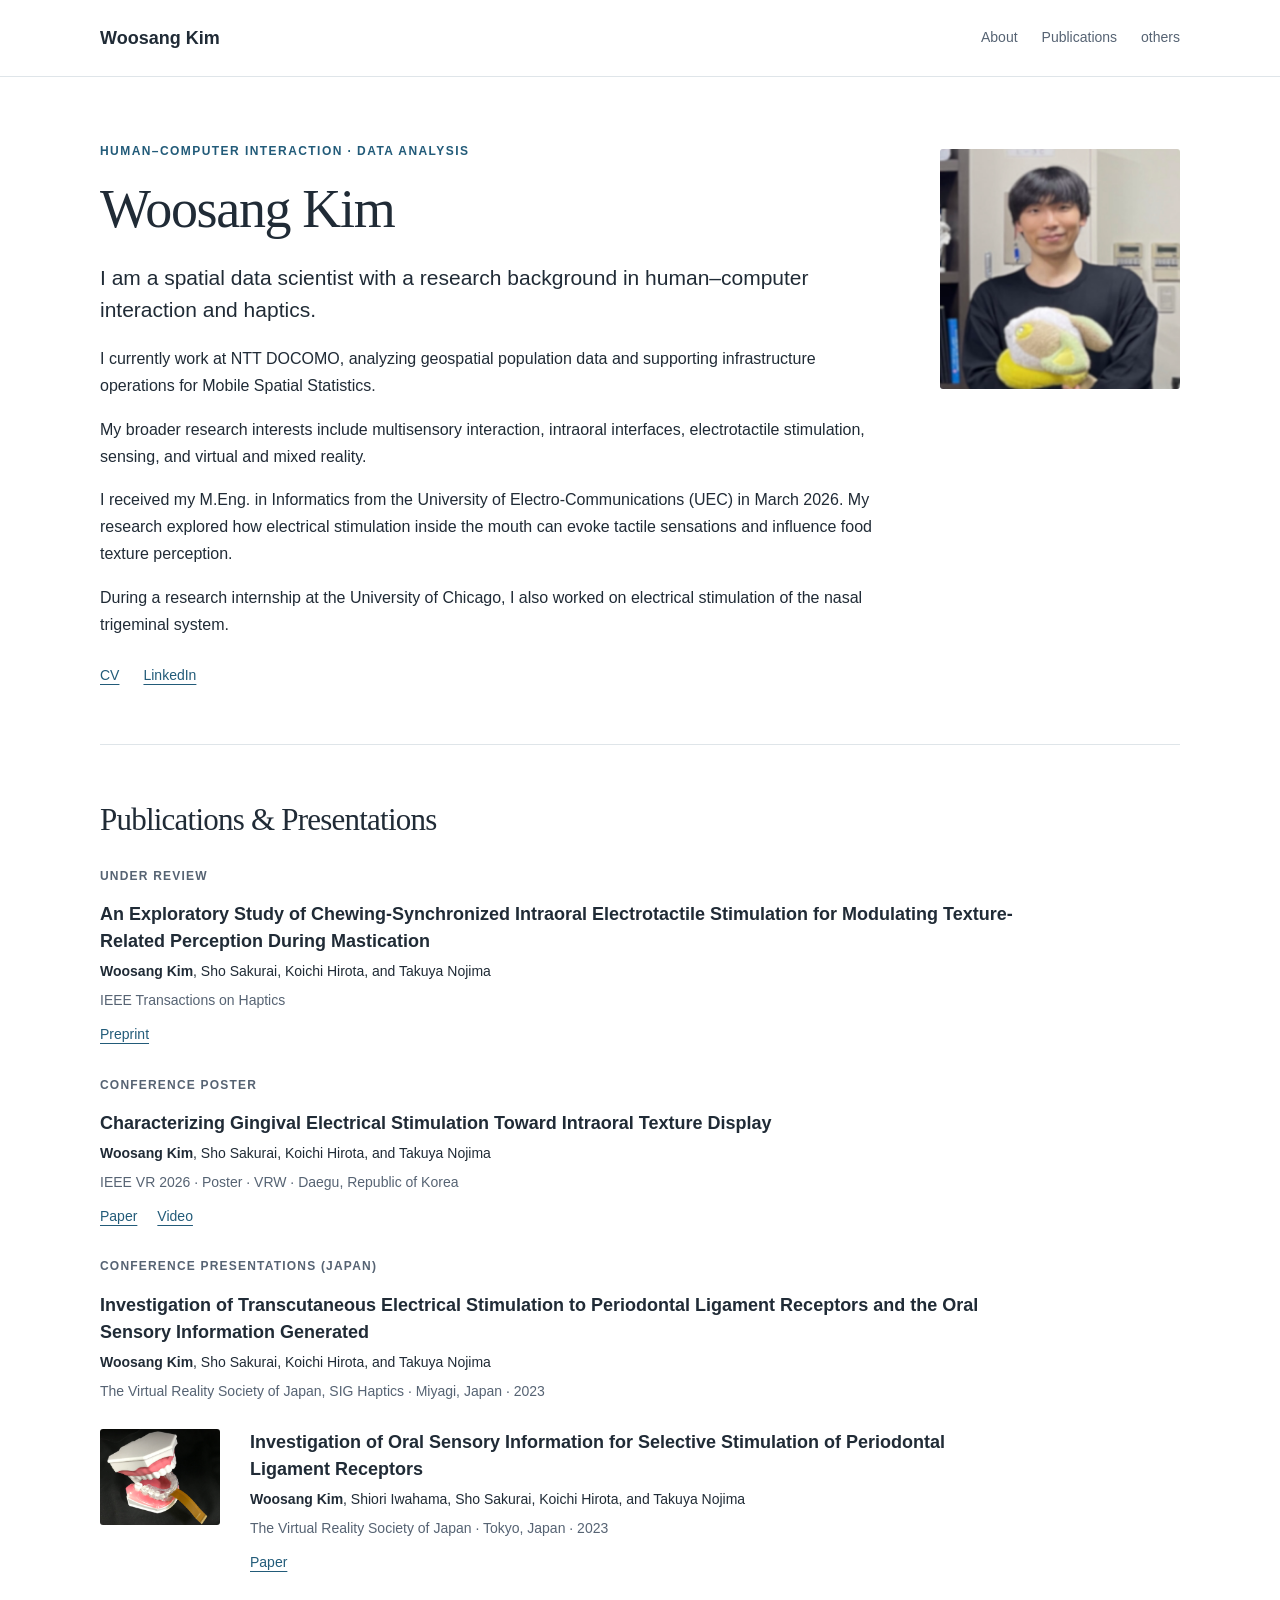
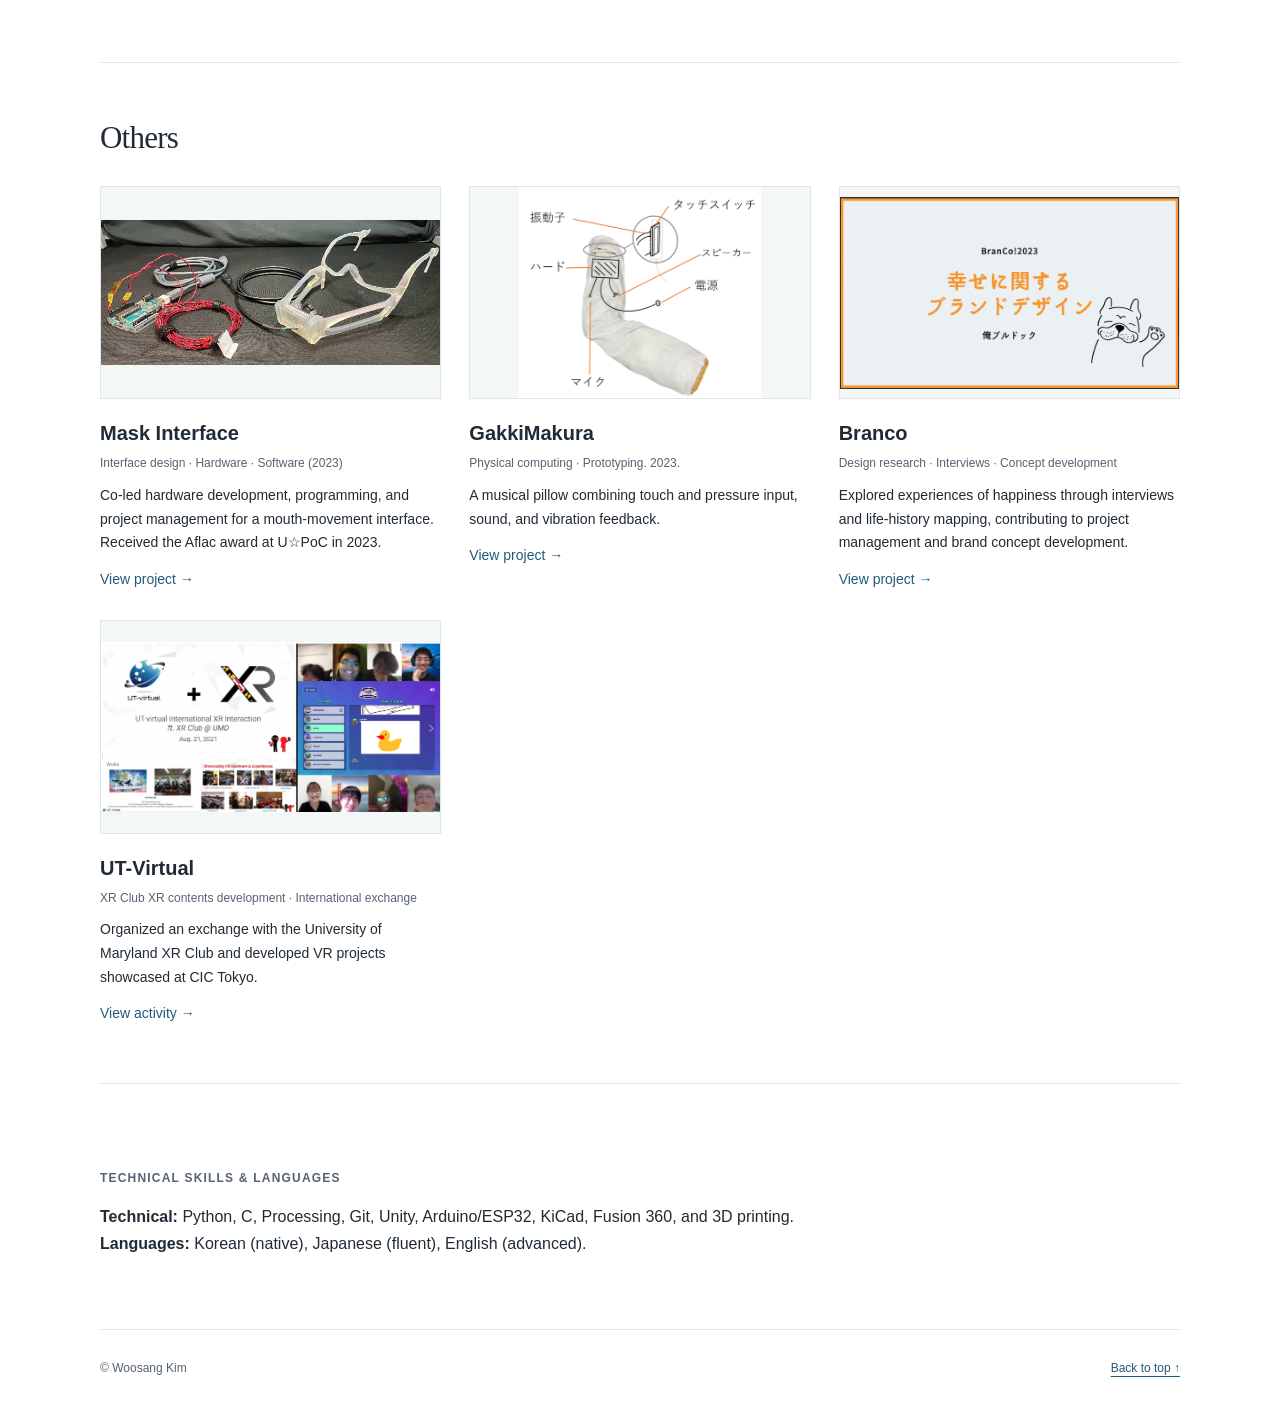
<file: index.html>
<!DOCTYPE html>
<html lang="en">
<head>
  <meta charset="utf-8">
  <meta name="viewport" content="width=device-width, initial-scale=1">
  <title>Woosang Kim | Human–Computer Interaction &amp; Data Analysis</title>
  <title>Woosang Kim</title>
  <meta name="description" content="Woosang Kim's research in intraoral haptics, electrotactile stimulation, and human–computer interaction. Publications, research experience, and selected projects.">
  <link rel="canonical" href="https://kimwoosang.com/">
  <meta property="og:type" content="website">
  <meta property="og:title" content="Woosang Kim | Human–Computer Interaction &amp; Data analysis">
  <meta property="og:description" content="Research in intraoral haptics, electrotactile stimulation, and human–computer interaction.">
  <meta property="og:url" content="https://kimwoosang.com/">
  <meta property="og:image" content="https://kimwoosang.com/img/ogp.png">
  <meta name="twitter:card" content="summary_large_image">
  <meta name="twitter:title" content="Woosang Kim | Human–Computer Interaction &amp; Data analysis">
  <meta name="twitter:description" content="Research in intraoral haptics, electrotactile stimulation, and human–computer interaction.">
  <meta name="twitter:image" content="https://kimwoosang.com/img/ogp.png">
  <link rel="icon" href="img/favicon.ico">
  <link rel="stylesheet" href="css/academic.css?v=publication-layout-2">
</head>
<body>
  <a class="skip-link" href="#main">Skip to content</a>
  <header class="site-header">
    <div class="container header-inner">
      <a class="site-name" href="./">Woosang Kim</a>
      <nav aria-label="Main navigation">
        <a href="#about">About</a><a href="#publications">Publications</a><a href="#others  ">others</a>
      </nav>
    </div>
  </header>
  <main id="main" class="container">
    <section id="about" class="about section">
      <div>
        <p class="eyebrow">Human–Computer Interaction · Data analysis</p>
        <h1>Woosang Kim</h1>
        <p class="intro">I am a spatial data scientist with a research background in human–computer interaction and haptics.</p>
        <p>I currently work at NTT DOCOMO, analyzing geospatial population data and supporting infrastructure operations for Mobile Spatial Statistics.
        <p>My broader research interests include multisensory interaction, intraoral interfaces, electrotactile stimulation, sensing, and virtual and mixed reality.</p>        </p>
        <p>I received my M.Eng. in Informatics from the University of Electro-Communications (UEC) in March 2026.
          My research explored how electrical stimulation inside the mouth can evoke tactile sensations and influence food texture perception.</p>
        <p>During a research internship at the University of Chicago, I also worked on electrical stimulation of the nasal trigeminal system.</p>
        <div class="contact-links">
          <a href="CV_Woosang_Kim.pdf">CV </a>
          <a href="https://www.linkedin.com/in/woosang-kim-b0a81b179/">LinkedIn</a>
          <!-- <a class="email" href="mailto:woosang_kim@vogue.is.uec.ac.jp">woosang_kim@vogue.is.uec.ac.jp</a> -->
        </div>
      </div>
      <img class="portrait" src="images/Profile_face.jpg" alt="Portrait of Woosang Kim" width="240" height="240">
    </section>
    <section id="publications" class="section">
      <h2>Publications &amp; Presentations</h2>
      <h3 class="subheading">Under Review</h3>
      <article class="publication">
        <p class="publication-title">An Exploratory Study of Chewing-Synchronized Intraoral Electrotactile Stimulation for Modulating Texture-Related Perception During Mastication</p>
        <p><strong>Woosang Kim</strong>, Sho Sakurai, Koichi Hirota, and Takuya Nojima</p>
        <p class="venue">IEEE Transactions on Haptics </p>
        <p class="resource-links"><a href="ToH_preprint.pdf">Preprint</a></p>
      </article>
      <h3 class="subheading">Conference Poster</h3>
      <article class="publication">
        <p class="publication-title">Characterizing Gingival Electrical Stimulation Toward Intraoral Texture Display</p>
        <p><strong>Woosang Kim</strong>, Sho Sakurai, Koichi Hirota, and Takuya Nojima</p>
        <p class="venue">IEEE VR 2026 · Poster · VRW · Daegu, Republic of Korea</p>
        <p class="resource-links"><a href="https://doi.org/10.1109/VRW70859.2026.00242">Paper</a>
          <a href="https://youtu.be/dWRByQpGjP4?si=HFhAiuCVAwGs9ebI">Video</a></p>
      </article>
      <h3 class="subheading">Conference Presentations (Japan)</h3>
      <article class="publication">
        <p class="publication-title">Investigation of Transcutaneous Electrical Stimulation to Periodontal Ligament Receptors and the Oral Sensory Information Generated</p>
        <p><strong>Woosang Kim</strong>, Sho Sakurai, Koichi Hirota, and Takuya Nojima</p>
        <p class="venue">The Virtual Reality Society of Japan, SIG Haptics · Miyagi, Japan · 2023</p>
      </article>
      <article class="publication publication-with-image">
        <div class="publication-thumbnail">
          <img class="publication-image" src="images/papers/VRconf.jpg" width="110" height="87" alt="Intraoral stimulation prototype fitted to a dental model" loading="lazy">
        </div>
        <div class="publication-details">
        <p class="publication-title">Investigation of Oral Sensory Information for Selective Stimulation of Periodontal Ligament Receptors</p>
        <p><strong>Woosang Kim</strong>, Shiori Iwahama, Sho Sakurai, Koichi Hirota, and Takuya Nojima</p>
        <p class="venue">The Virtual Reality Society of Japan · Tokyo, Japan · 2023</p>
        <p class="resource-links"><a href="https://www.conference.vrsj.org/ac2023/program/doc/3A2-01.pdf">Paper</a></p>
        </div>
      </article>
    </section>
    <section id="others" class="section">
      <span id="works" class="anchor-alias" aria-hidden="true"></span>
      <span id="others" class="anchor-alias" aria-hidden="true"></span>
      <h2>Others</h2>
      <div class="project-grid">
        <a class="project-card" href="kamihikouki.html">
          <img src="images/mask_interface.jpg" alt="Mask interface prototype for sensing mouth movements" loading="lazy">
          <h3>Mask Interface</h3><p class="project-meta">Interface design · Hardware · Software (2023)</p>
          <p>Co-led hardware development, programming, and project management for a mouth-movement interface. Received the Aflac award at U☆PoC in 2023.</p><span class="project-link">View project →</span>
        </a>
        <a class="project-card" href="gakkimakura.html">
          <img src="images/gakkimakura.png" alt="Musical Pillow concept diagram" loading="lazy">
          <h3>GakkiMakura</h3><p class="project-meta">Physical computing · Prototyping. 2023.</p>
          <p>A musical pillow combining touch and pressure input, sound, and vibration feedback.  </p><span class="project-link">View project →</span>
        </a>
      <a class="project-card" href="branco.html">
                <img src="images/branco/brancoimg.png" alt="Branco brand concept presentation" loading="lazy">
                <h3>Branco</h3><p class="project-meta">Design research · Interviews · Concept development</p>
                <p>Explored experiences of happiness through interviews and life-history mapping, contributing to project management and brand concept development.</p><span class="project-link">View project →</span>
              </a>
            <a class="project-card" href="UT-Virtual.html">
          <img src="images/UTVirtual/internationalInteraction.png" alt="UT-Virtual members meeting online with the University of Maryland XR Club" loading="lazy">
          <h3>UT-Virtual</h3><p class="project-meta">XR Club XR contents development · International exchange</p>
          <p>Organized an exchange with the University of Maryland XR Club and developed VR projects showcased at CIC Tokyo.</p><span class="project-link">View activity →</span>
        </a>
    </section>
    <section id="skills" class="section">
      <h3 class="subheading">Technical skills &amp; languages</h3>
      <p><strong>Technical:</strong> Python, C, Processing, Git, Unity, Arduino/ESP32, KiCad, Fusion 360, and 3D printing.<br><strong>Languages:</strong> Korean (native), Japanese (fluent), English (advanced).</p>
    </section>
  </main>
  <footer class="site-footer container"><span>© Woosang Kim</span><a href="#about">Back to top ↑</a></footer>
</body>
</html>
</file>
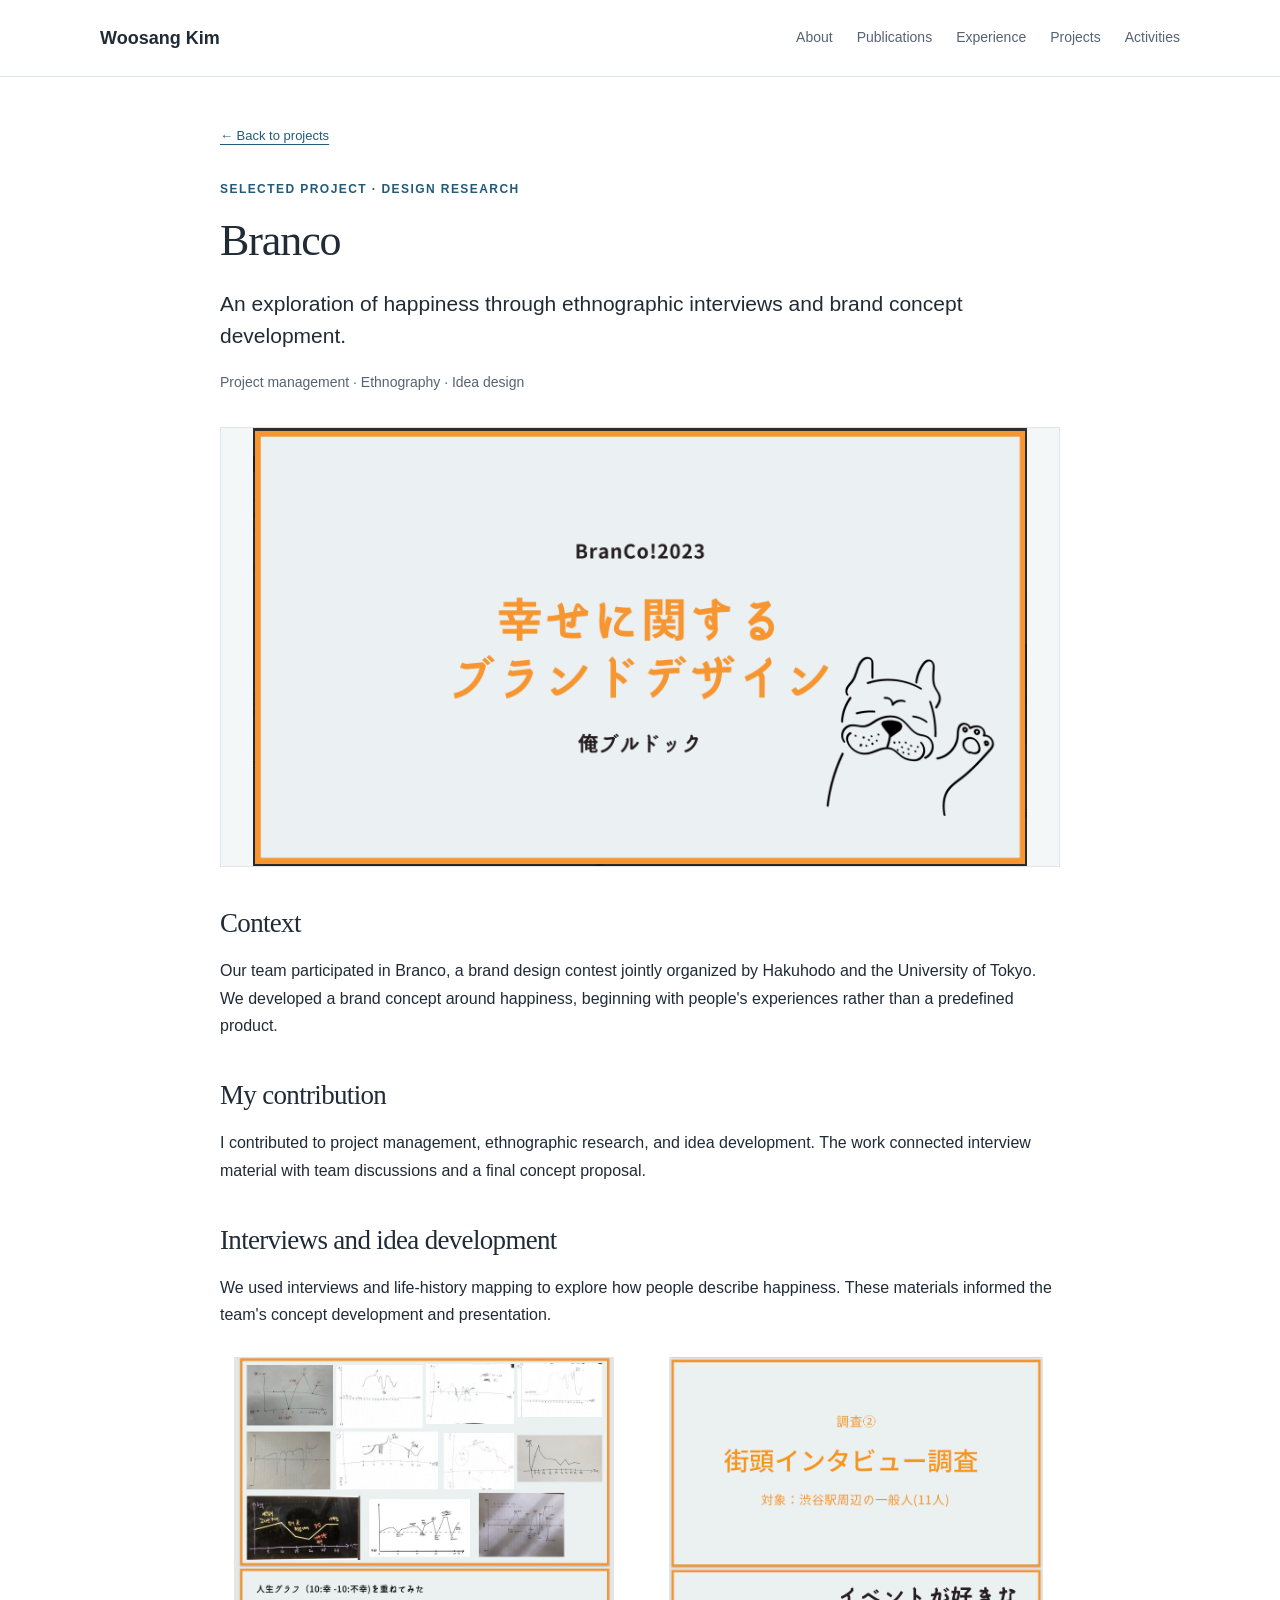
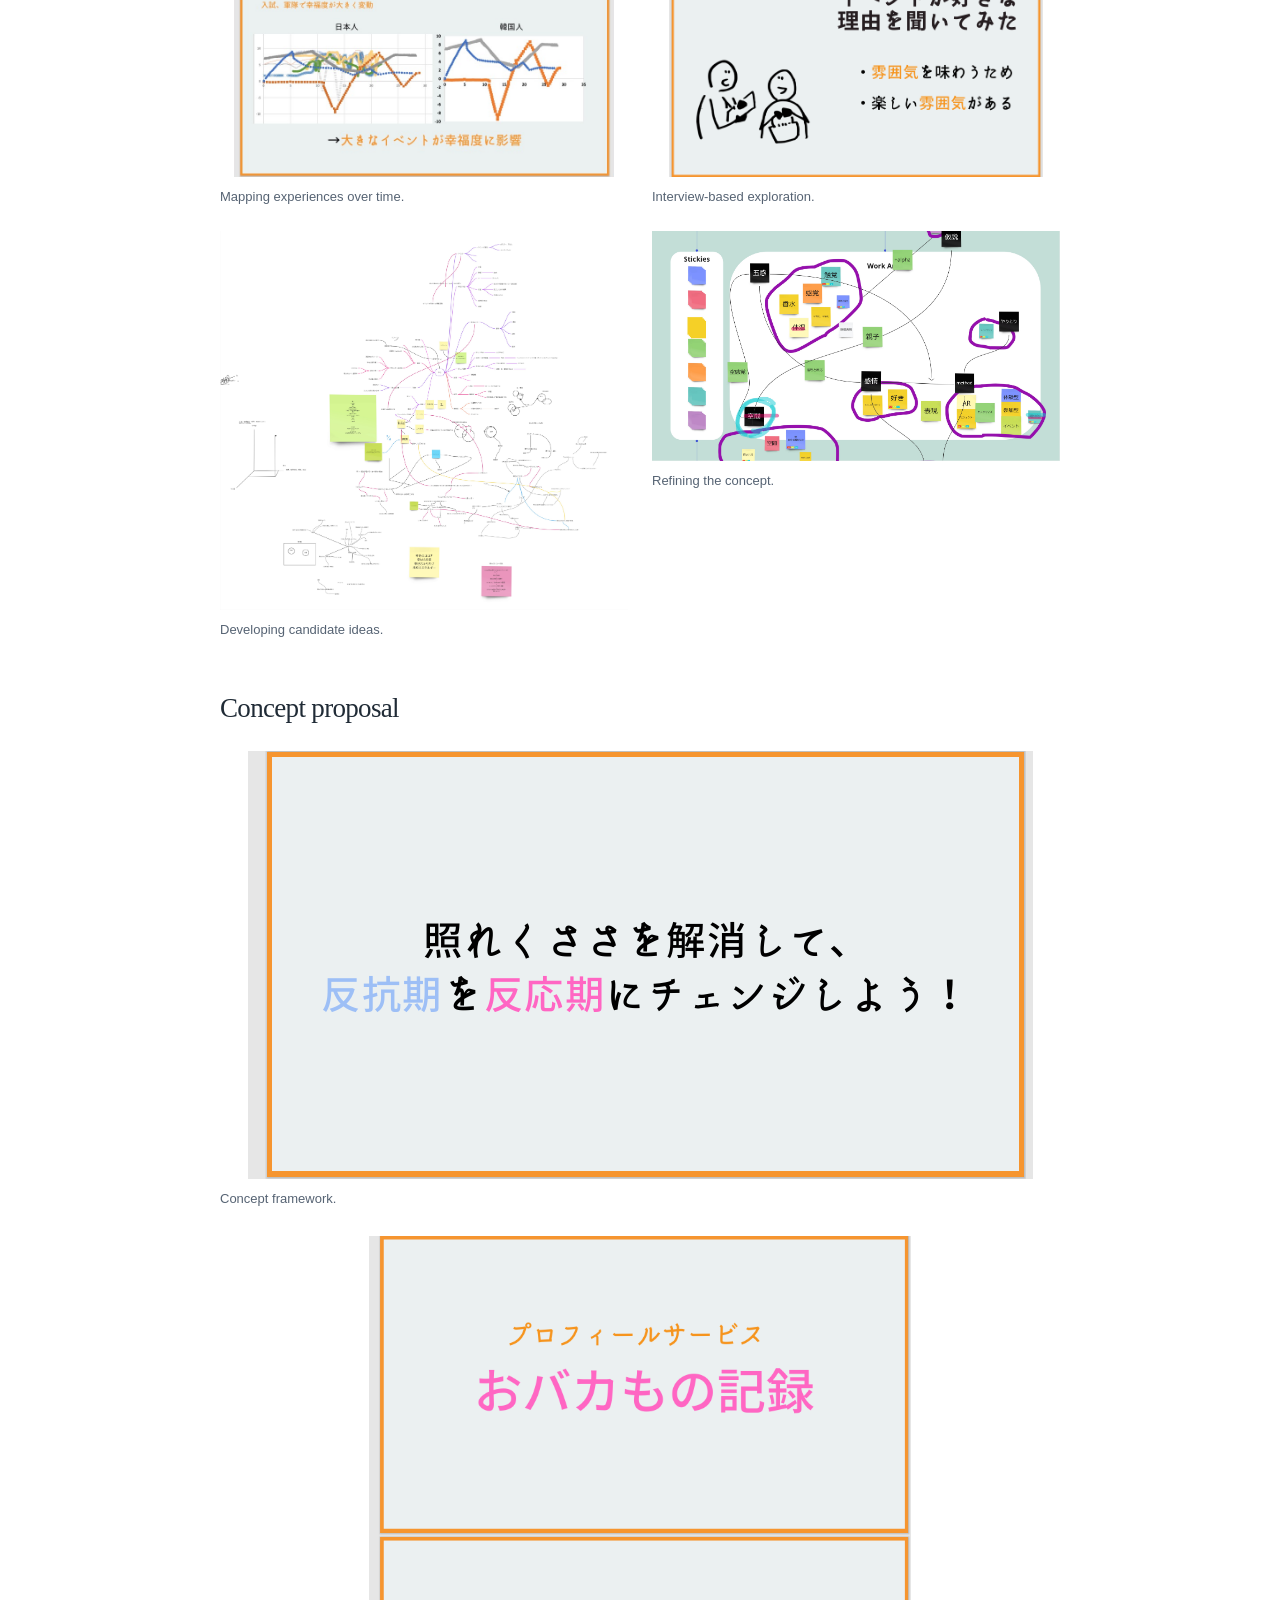
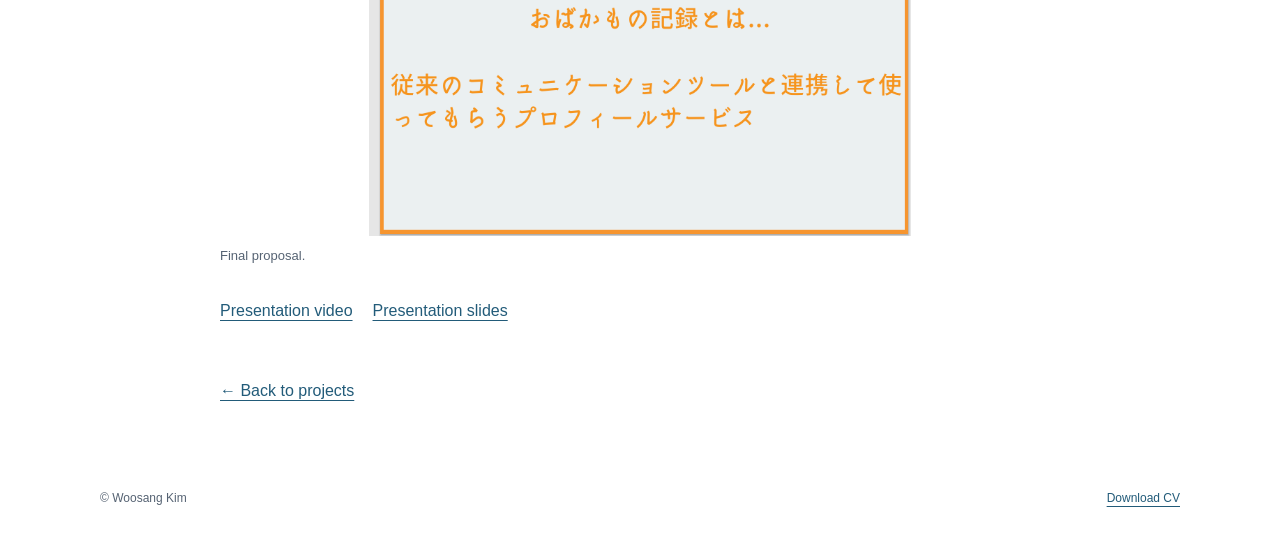
<file: branco.html>
<!DOCTYPE html>
<html lang="en">
<head>
  <meta charset="utf-8">
  <meta name="viewport" content="width=device-width, initial-scale=1">
  <title>Branco | Woosang Kim</title>
  <meta name="description" content="A brand design project on happiness, using ethnographic interviews, collaborative ideation, and concept development.">
  <link rel="canonical" href="https://kimwoosang.com/branco.html">
  <meta property="og:type" content="article">
  <meta property="og:title" content="Branco | Woosang Kim">
  <meta property="og:description" content="A brand design project on happiness, using ethnographic interviews, collaborative ideation, and concept development.">
  <meta property="og:url" content="https://kimwoosang.com/branco.html">
  <meta property="og:image" content="https://kimwoosang.com/images/branco/brancoimg.png">
  <meta name="twitter:card" content="summary_large_image">
  <meta name="twitter:title" content="Branco | Woosang Kim">
  <meta name="twitter:description" content="A brand design project on happiness, using ethnographic interviews, collaborative ideation, and concept development.">
  <meta name="twitter:image" content="https://kimwoosang.com/images/branco/brancoimg.png">
  <link rel="icon" href="img/favicon.ico">
  <link rel="stylesheet" href="css/academic.css">
</head>
<body>
  <a class="skip-link" href="#main">Skip to content</a>
  <header class="site-header"><div class="container header-inner"><a class="site-name" href="./">Woosang Kim</a><nav aria-label="Main navigation"><a href="./#about">About</a><a href="./#publications">Publications</a><a href="./#experience">Experience</a><a href="./#projects">Projects</a><a href="./#activities">Activities</a></nav></div></header>
  <main id="main" class="container article">
    <p class="breadcrumb"><a href="./#projects">← Back to projects</a></p>
    <article>
      <p class="eyebrow">Selected project · Design research</p>
      <h1>Branco</h1>

<p class="intro">An exploration of happiness through ethnographic interviews and brand concept development.</p>
<p class="role">Project management · Ethnography · Idea design</p>
<img class="hero-image" src="images/branco/brancoimg.png" alt="Branco brand concept presentation">
<h2>Context</h2>
<p>Our team participated in Branco, a brand design contest jointly organized by Hakuhodo and the University of Tokyo. We developed a brand concept around happiness, beginning with people's experiences rather than a predefined product.</p>
<h2>My contribution</h2>
<p>I contributed to project management, ethnographic research, and idea development. The work connected interview material with team discussions and a final concept proposal.</p>
<h2>Interviews and idea development</h2>
<p>We used interviews and life-history mapping to explore how people describe happiness. These materials informed the team's concept development and presentation.</p>
<div class="image-pair"><figure><img src="images/branco/jinseigraph.jpeg" alt="Life-history mapping used in the design research" loading="lazy"><figcaption>Mapping experiences over time.</figcaption></figure><figure><img src="images/branco/shibuya_interview.png" alt="Interview material from the Branco project" loading="lazy"><figcaption>Interview-based exploration.</figcaption></figure></div><div class="image-pair"><figure><img src="images/branco/ideadev1.jpg" alt="Initial team ideation notes" loading="lazy"><figcaption>Developing candidate ideas.</figcaption></figure><figure><img src="images/branco/ideadev2.jpg" alt="Further concept development notes" loading="lazy"><figcaption>Refining the concept.</figcaption></figure></div>
<h2>Concept proposal</h2>
<figure><img src="images/branco/concept.png" alt="Branco concept framework" loading="lazy"><figcaption>Concept framework.</figcaption></figure><figure><img src="images/branco/output.png" alt="Final Branco design proposal" loading="lazy"><figcaption>Final proposal.</figcaption></figure>
<p class="resource-links"><a href="https://www.youtube.com/watch?v=aiMeQ9l16Bg">Presentation video</a><a href="https://drive.google.com/file/d/1dvu_OPs9Z5M8t6FO_H52mrPg-ZVDlWr2/view">Presentation slides</a></p>

    </article>
    <a class="back-link" href="./#projects">← Back to projects</a>
  </main>
  <footer class="site-footer container"><span>© Woosang Kim</span><a href="CV_Woosang_Kim.pdf" download>Download CV</a></footer>
</body>
</html>
</file>
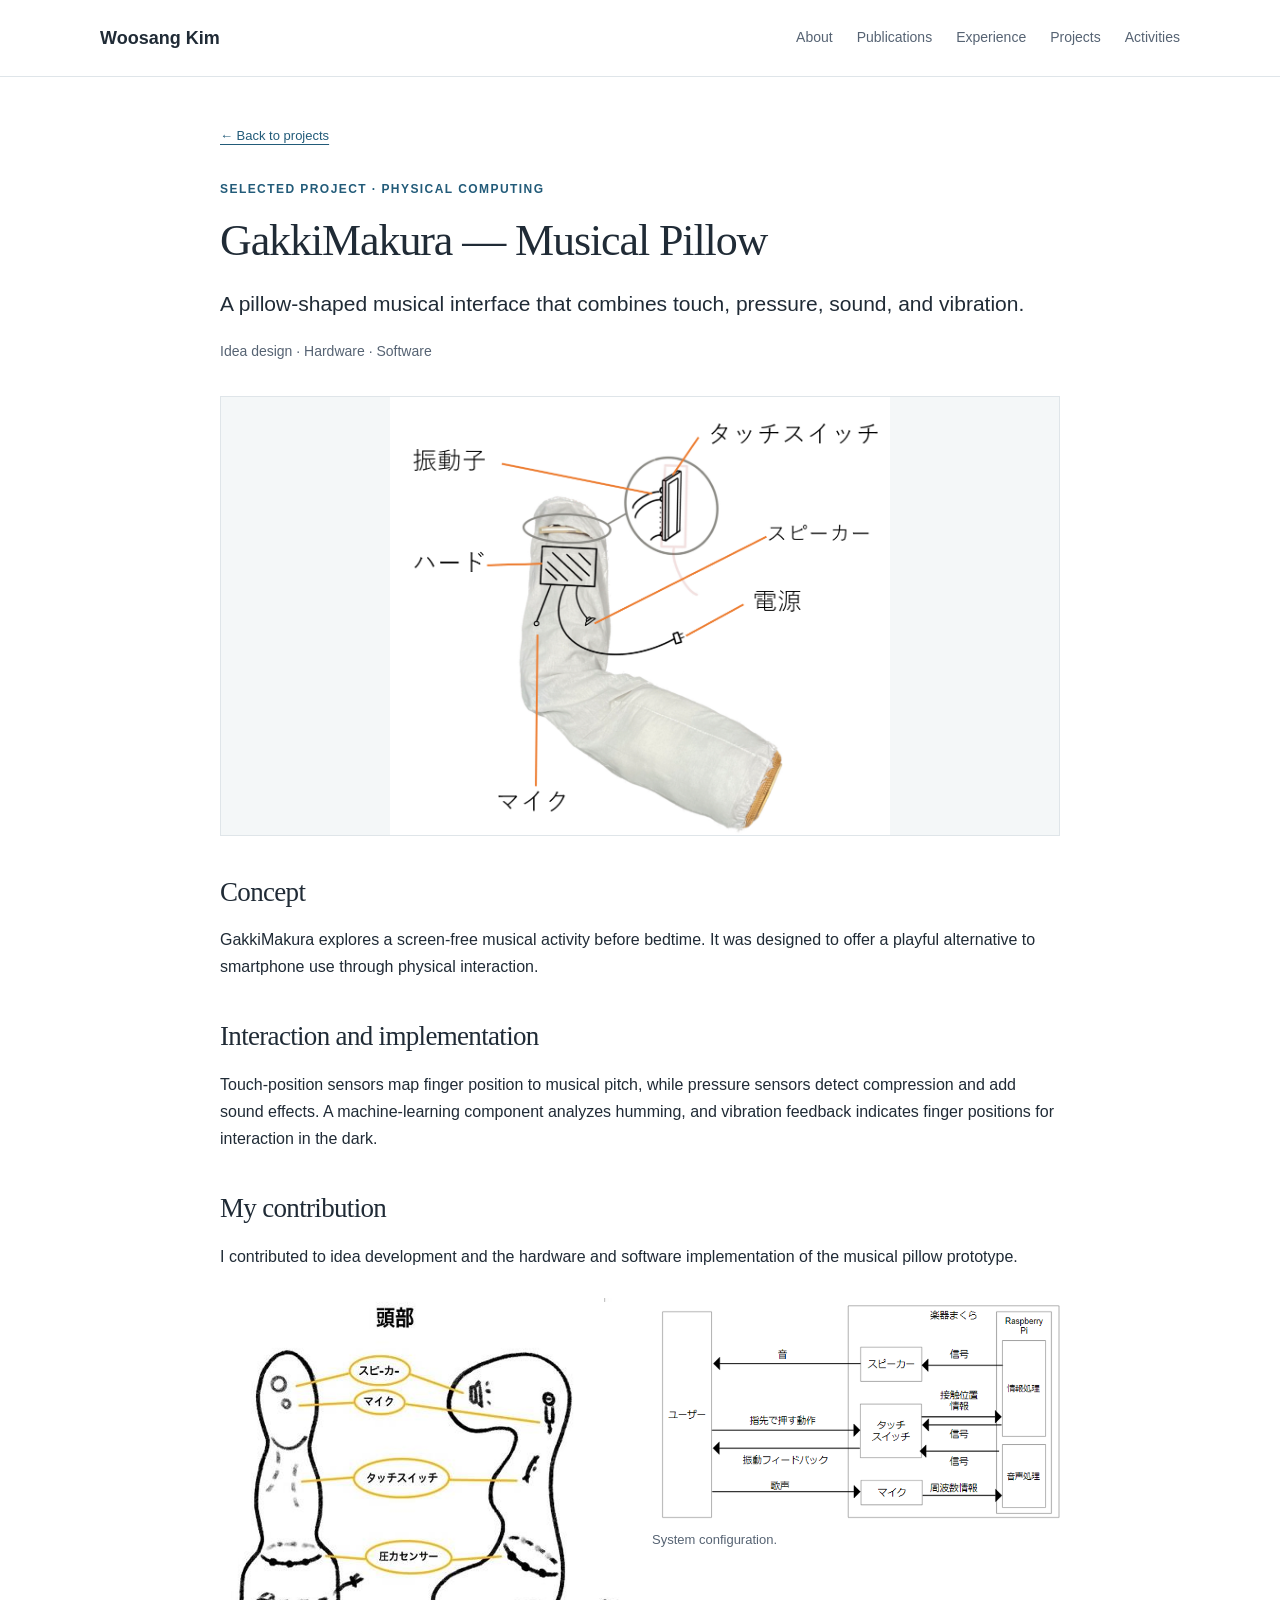
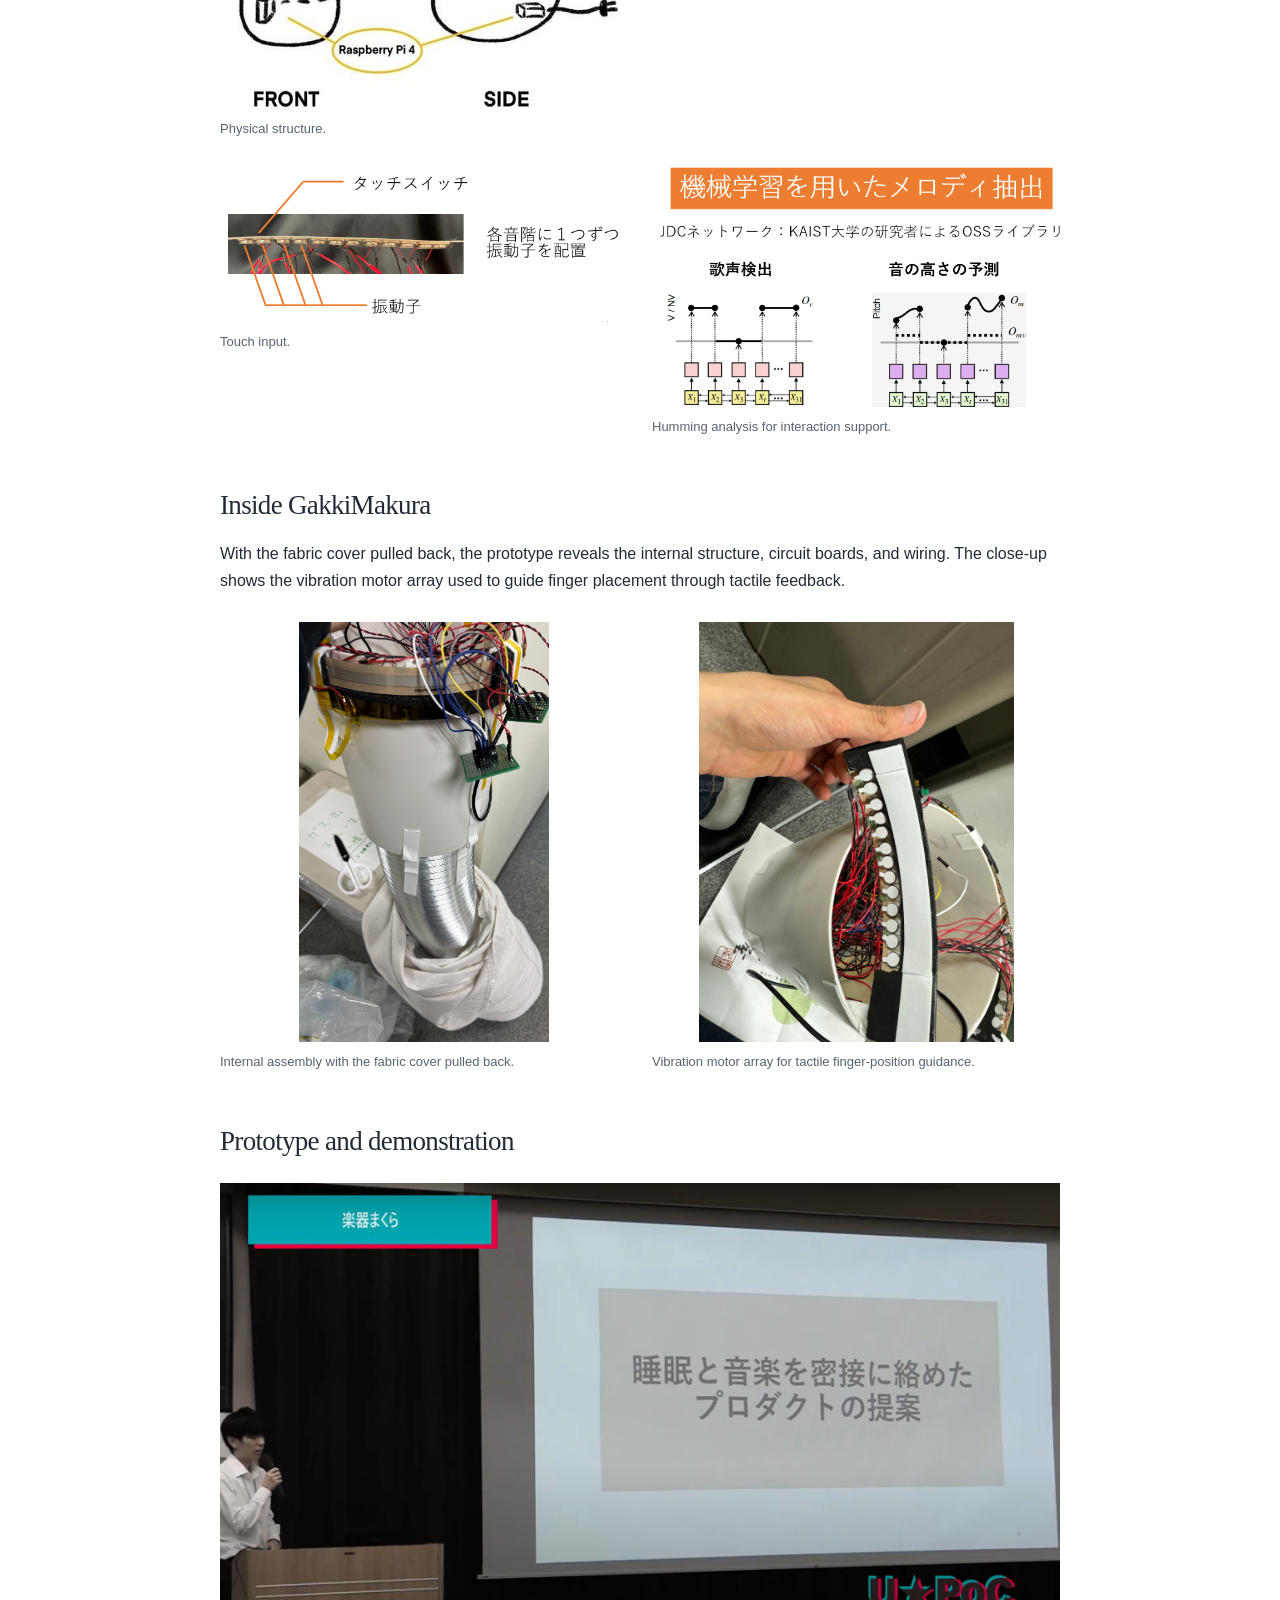
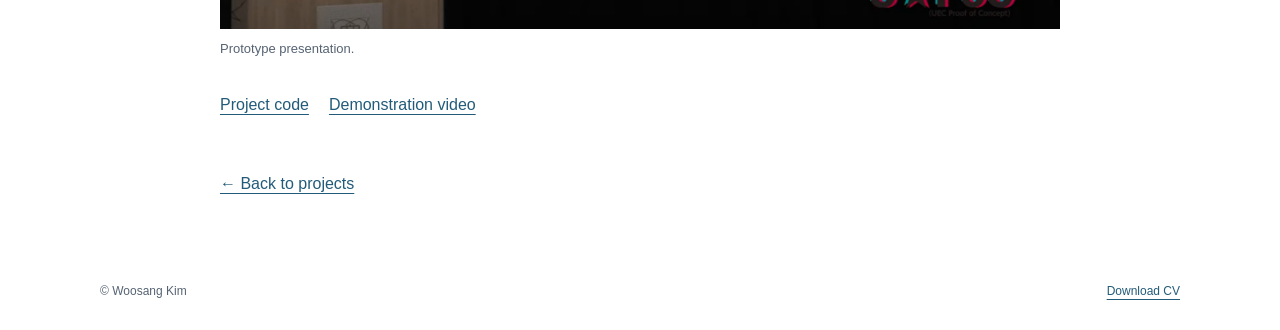
<file: gakkimakura.html>
<!DOCTYPE html>
<html lang="en">
<head>
  <meta charset="utf-8">
  <meta name="viewport" content="width=device-width, initial-scale=1">
  <title>GakkiMakura — Musical Pillow | Woosang Kim</title>
  <meta name="description" content="A musical pillow prototype combining touch and pressure sensing, sound output, and vibration feedback.">
  <link rel="canonical" href="https://kimwoosang.com/gakkimakura.html">
  <meta property="og:type" content="article">
  <meta property="og:title" content="GakkiMakura — Musical Pillow | Woosang Kim">
  <meta property="og:description" content="A musical pillow prototype combining touch and pressure sensing, sound output, and vibration feedback.">
  <meta property="og:url" content="https://kimwoosang.com/gakkimakura.html">
  <meta property="og:image" content="https://kimwoosang.com/images/gakkimakura.png">
  <meta name="twitter:card" content="summary_large_image">
  <meta name="twitter:title" content="GakkiMakura — Musical Pillow | Woosang Kim">
  <meta name="twitter:description" content="A musical pillow prototype combining touch and pressure sensing, sound output, and vibration feedback.">
  <meta name="twitter:image" content="https://kimwoosang.com/images/gakkimakura.png">
  <link rel="icon" href="img/favicon.ico">
  <link rel="stylesheet" href="css/academic.css">
</head>
<body>
  <a class="skip-link" href="#main">Skip to content</a>
  <header class="site-header"><div class="container header-inner"><a class="site-name" href="./">Woosang Kim</a><nav aria-label="Main navigation"><a href="./#about">About</a><a href="./#publications">Publications</a><a href="./#experience">Experience</a><a href="./#projects">Projects</a><a href="./#activities">Activities</a></nav></div></header>
  <main id="main" class="container article">
    <p class="breadcrumb"><a href="./#projects">← Back to projects</a></p>
    <article>
      <p class="eyebrow">Selected project · Physical computing</p>
      <h1>GakkiMakura — Musical Pillow</h1>

<p class="intro">A pillow-shaped musical interface that combines touch, pressure, sound, and vibration.</p>
<p class="role">Idea design · Hardware · Software</p>
<img class="hero-image" src="images/gakkimakura.png" alt="GakkiMakura musical pillow concept diagram">
<h2>Concept</h2>
<p>GakkiMakura explores a screen-free musical activity before bedtime. It was designed to offer a playful alternative to smartphone use through physical interaction.</p>
<h2>Interaction and implementation</h2>
<p>Touch-position sensors map finger position to musical pitch, while pressure sensors detect compression and add sound effects. A machine-learning component analyzes humming, and vibration feedback indicates finger positions for interaction in the dark.</p>
<h2>My contribution</h2>
<p>I contributed to idea development and the hardware and software implementation of the musical pillow prototype.</p>
<div class="image-pair"><figure><img src="images/gakkimakura/structure1.png" alt="Musical pillow structural design" loading="lazy"><figcaption>Physical structure.</figcaption></figure><figure><img src="images/gakkimakura/kousei.png" alt="Musical pillow system configuration" loading="lazy"><figcaption>System configuration.</figcaption></figure></div><div class="image-pair"><figure><img src="images/gakkimakura/touchswitch.png" alt="Touch sensing interface" loading="lazy"><figcaption>Touch input.</figcaption></figure><figure><img src="images/gakkimakura/machinelearning.png" alt="Humming analysis component" loading="lazy"><figcaption>Humming analysis for interaction support.</figcaption></figure></div>
<h2>Inside GakkiMakura</h2>
<p>With the fabric cover pulled back, the prototype reveals the internal structure, circuit boards, and wiring. The close-up shows the vibration motor array used to guide finger placement through tactile feedback.</p>
<div class="image-pair">
  <figure><img src="images/gakkimakura/body.JPG" alt="Inside the musical pillow, showing its supporting structure, circuit boards, and wiring beneath the fabric cover" loading="lazy"><figcaption>Internal assembly with the fabric cover pulled back.</figcaption></figure>
  <figure><img src="images/gakkimakura/vib.JPG" alt="Close-up of the row of vibration motors and their wiring inside GakkiMakura" loading="lazy"><figcaption>Vibration motor array for tactile finger-position guidance.</figcaption></figure>
</div>
<h2>Prototype and demonstration</h2>
<figure><img src="images/gakkimakura/presentation.png" alt="Presentation of the musical pillow prototype" loading="lazy"><figcaption>Prototype presentation.</figcaption></figure>
<p class="resource-links"><a href="https://github.com/harukana1435/Musical-Pillow">Project code</a><a href="https://www.youtube.com/watch?v=qTJbPr90wSk">Demonstration video</a></p>

    </article>
    <a class="back-link" href="./#projects">← Back to projects</a>
  </main>
  <footer class="site-footer container"><span>© Woosang Kim</span><a href="CV_Woosang_Kim.pdf" download>Download CV</a></footer>
</body>
</html>
</file>
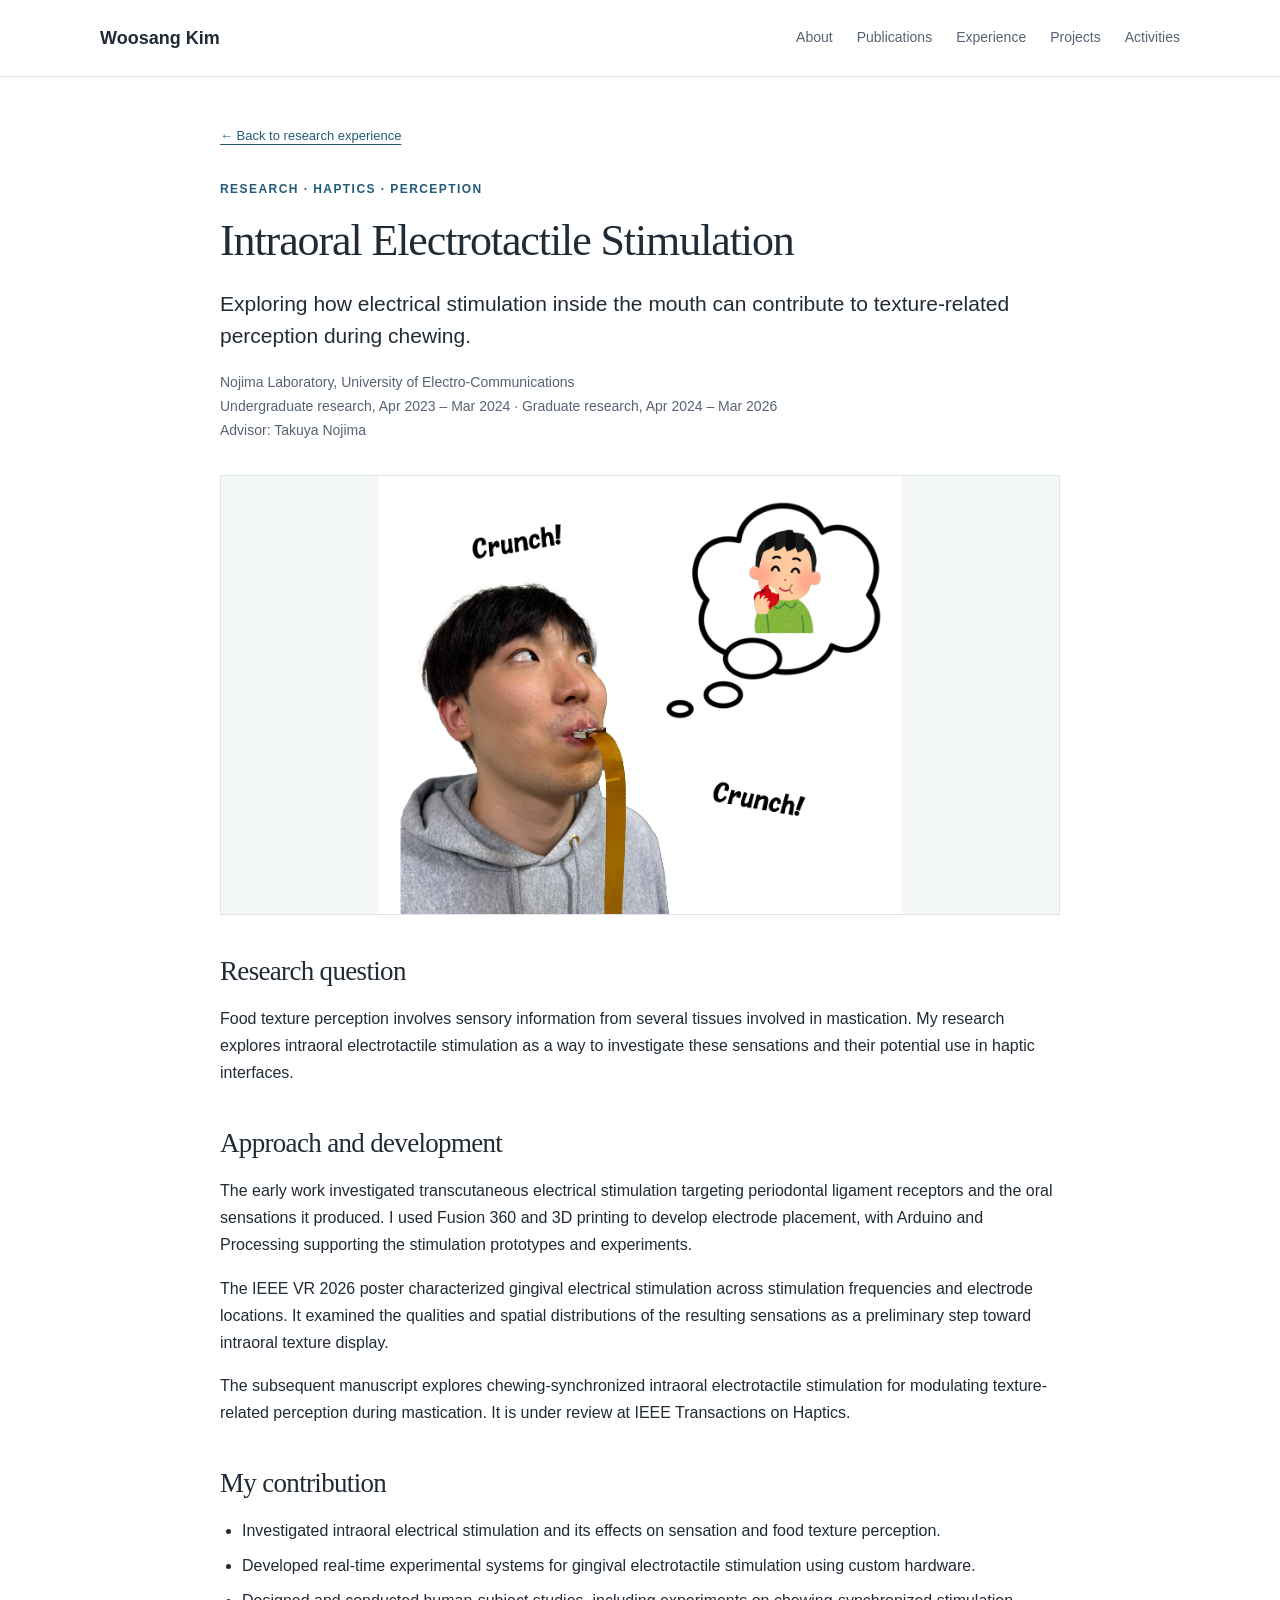
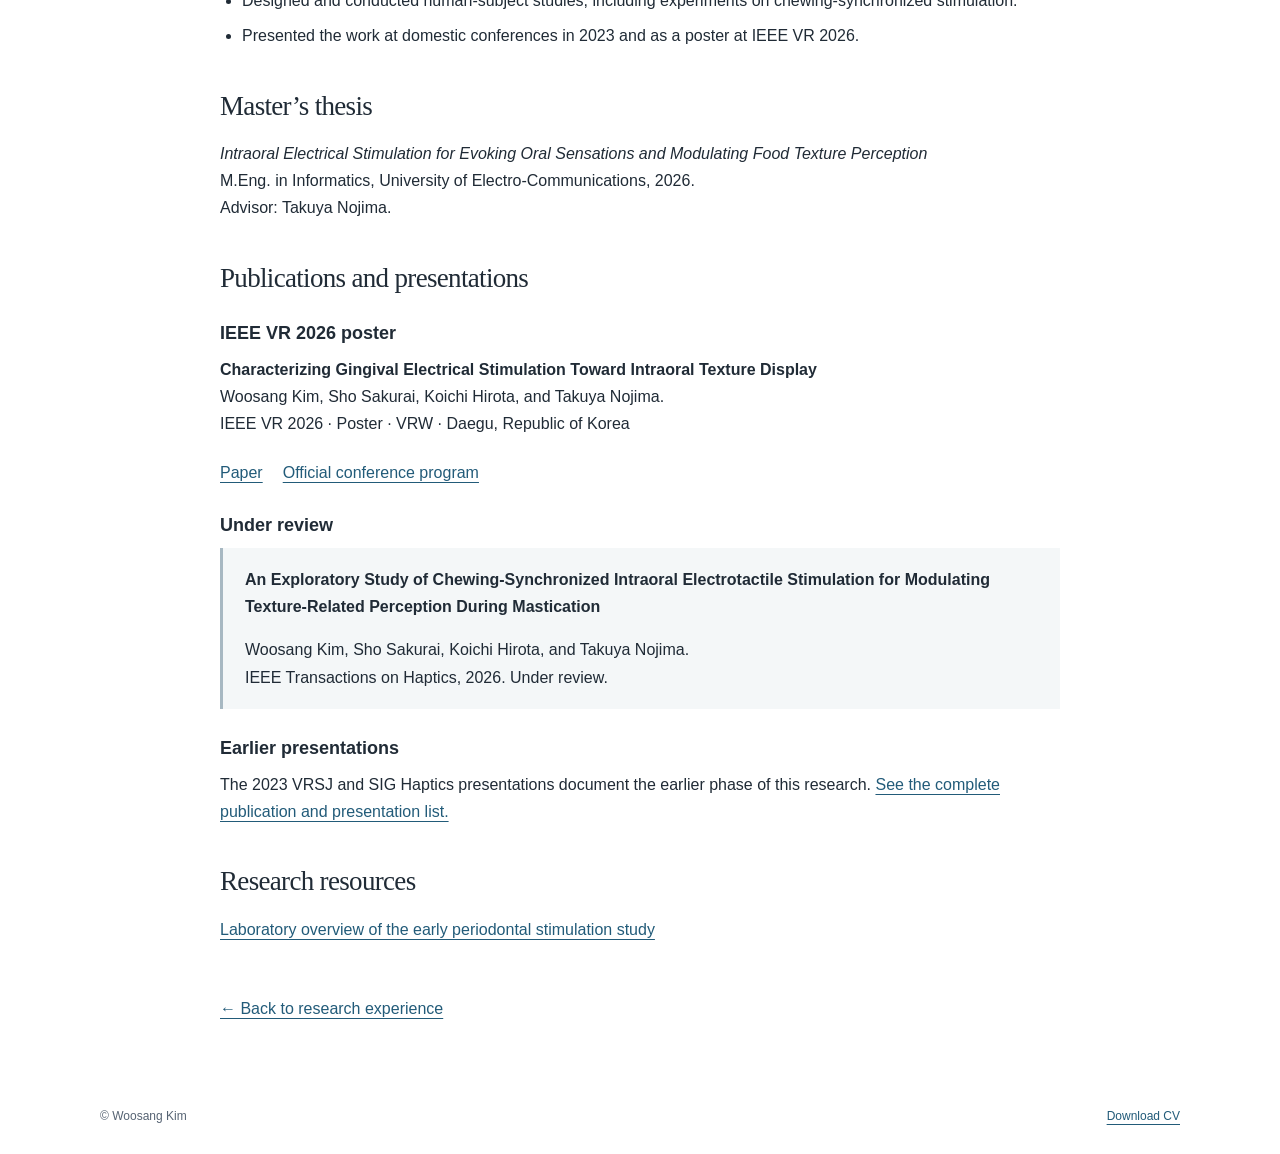
<file: research.html>
<!DOCTYPE html>
<html lang="en">
<head>
  <meta charset="utf-8">
  <meta name="viewport" content="width=device-width, initial-scale=1">
  <title>Intraoral Electrotactile Stimulation | Woosang Kim</title>
  <meta name="description" content="Research on intraoral electrical stimulation and texture-related perception, from periodontal stimulation prototypes to an IEEE VR 2026 poster and a submitted ToH manuscript.">
  <link rel="canonical" href="https://kimwoosang.com/research.html">
  <meta property="og:type" content="article">
  <meta property="og:title" content="Intraoral Electrotactile Stimulation | Woosang Kim">
  <meta property="og:description" content="Research on intraoral electrical stimulation and texture-related perception, from periodontal stimulation prototypes to an IEEE VR 2026 poster and a submitted ToH manuscript.">
  <meta property="og:url" content="https://kimwoosang.com/research.html">
  <meta property="og:image" content="https://kimwoosang.com/images/crunch.png">
  <meta name="twitter:card" content="summary_large_image">
  <meta name="twitter:title" content="Intraoral Electrotactile Stimulation | Woosang Kim">
  <meta name="twitter:description" content="Research on intraoral electrical stimulation and texture-related perception, from periodontal stimulation prototypes to an IEEE VR 2026 poster and a submitted ToH manuscript.">
  <meta name="twitter:image" content="https://kimwoosang.com/images/crunch.png">
  <link rel="icon" href="img/favicon.ico">
  <link rel="stylesheet" href="css/academic.css">
</head>
<body>
  <a class="skip-link" href="#main">Skip to content</a>
  <header class="site-header"><div class="container header-inner"><a class="site-name" href="./">Woosang Kim</a><nav aria-label="Main navigation"><a href="./#about">About</a><a href="./#publications">Publications</a><a href="./#experience">Experience</a><a href="./#projects">Projects</a><a href="./#activities">Activities</a></nav></div></header>
  <main id="main" class="container article">
    <p class="breadcrumb"><a href="./#experience">← Back to research experience</a></p>
    <article>
      <p class="eyebrow">Research · Haptics · Perception</p>
      <h1>Intraoral Electrotactile Stimulation</h1>

<p class="intro">Exploring how electrical stimulation inside the mouth can contribute to texture-related perception during chewing.</p>
<p class="role">Nojima Laboratory, University of Electro-Communications<br>Undergraduate research, Apr 2023 – Mar 2024 · Graduate research, Apr 2024 – Mar 2026<br>Advisor: Takuya Nojima</p>
<img class="hero-image" src="images/crunch.png" alt="Illustration from the intraoral electrical stimulation research">
<h2>Research question</h2>
<p>Food texture perception involves sensory information from several tissues involved in mastication. My research explores intraoral electrotactile stimulation as a way to investigate these sensations and their potential use in haptic interfaces.</p>
<h2>Approach and development</h2>
<p>The early work investigated transcutaneous electrical stimulation targeting periodontal ligament receptors and the oral sensations it produced. I used Fusion 360 and 3D printing to develop electrode placement, with Arduino and Processing supporting the stimulation prototypes and experiments.</p>
<p>The IEEE VR 2026 poster characterized gingival electrical stimulation across stimulation frequencies and electrode locations. It examined the qualities and spatial distributions of the resulting sensations as a preliminary step toward intraoral texture display.</p>
<p>The subsequent manuscript explores chewing-synchronized intraoral electrotactile stimulation for modulating texture-related perception during mastication. It is under review at IEEE Transactions on Haptics.</p>
<h2>My contribution</h2>
<ul><li>Investigated intraoral electrical stimulation and its effects on sensation and food texture perception.</li><li>Developed real-time experimental systems for gingival electrotactile stimulation using custom hardware.</li><li>Designed and conducted human-subject studies, including experiments on chewing-synchronized stimulation.</li><li>Presented the work at domestic conferences in 2023 and as a poster at IEEE VR 2026.</li></ul>
<h2>Master’s thesis</h2>
<p><em>Intraoral Electrical Stimulation for Evoking Oral Sensations and Modulating Food Texture Perception</em><br>M.Eng. in Informatics, University of Electro-Communications, 2026.<br>Advisor: Takuya Nojima.</p>
<h2>Publications and presentations</h2>
<h3>IEEE VR 2026 poster</h3>
<p><strong>Characterizing Gingival Electrical Stimulation Toward Intraoral Texture Display</strong><br>Woosang Kim, Sho Sakurai, Koichi Hirota, and Takuya Nojima.<br>IEEE VR 2026 · Poster · VRW · Daegu, Republic of Korea</p>
<p class="resource-links"><a href="https://doi.org/10.1109/VRW70859.2026.00242">Paper</a><a href="https://ieeevr.org/2026/program/posters/">Official conference program</a></p>
<h3>Under review</h3>
<div class="research-note"><p><strong>An Exploratory Study of Chewing-Synchronized Intraoral Electrotactile Stimulation for Modulating Texture-Related Perception During Mastication</strong></p><p>Woosang Kim, Sho Sakurai, Koichi Hirota, and Takuya Nojima.<br>IEEE Transactions on Haptics, 2026. Under review.</p></div>
<h3>Earlier presentations</h3>
<p>The 2023 VRSJ and SIG Haptics presentations document the earlier phase of this research. <a href="./#publications">See the complete publication and presentation list.</a></p>
<h2>Research resources</h2>
<p><a href="http://www.nojilab.org/2023/electrical-stimulation-on-periodontal-ligament/">Laboratory overview of the early periodontal stimulation study</a></p>

    </article>
    <a class="back-link" href="./#experience">← Back to research experience</a>
  </main>
  <footer class="site-footer container"><span>© Woosang Kim</span><a href="CV_Woosang_Kim.pdf" download>Download CV</a></footer>
</body>
</html>
</file>
<file: css/academic.css>
:root { color-scheme: light; --ink: #202b36; --muted: #566373; --accent: #225b79; --line: #dfe5e9; --soft: #f4f7f8; }
* { box-sizing: border-box; }
html { scroll-behavior: smooth; scroll-padding-top: 100px; }
body { margin: 0; background: #fff; color: var(--ink); font: 16px/1.7 -apple-system, BlinkMacSystemFont, "Segoe UI", Arial, sans-serif; }
a { color: var(--accent); text-underline-offset: 4px; }
a:hover { text-decoration-thickness: 2px; }
a:focus-visible { outline: 3px solid #4582a4; outline-offset: 5px; border-radius: 2px; }
img { display: block; max-width: 100%; height: auto; }
p { margin: 0 0 16px; }
h1, h2 { font-family: Georgia, "Times New Roman", serif; font-weight: 500; line-height: 1.2; letter-spacing: -.025em; }
h1 { font-size: clamp(38px, 5vw, 54px); margin: 0 0 20px; }
h2 { font-size: 31px; margin: 0 0 30px; }
h3 { font-size: 18px; line-height: 1.45; margin: 0 0 10px; }
.container { width: min(1080px, calc(100% - 64px)); margin-inline: auto; }
.site-header { position: sticky; top: 0; z-index: 10; background: #fffffffa; border-bottom: 1px solid var(--line); }
.header-inner { display: flex; justify-content: space-between; align-items: center; gap: 24px; min-height: 76px; }
.site-name { font-size: 18px; font-weight: 650; color: var(--ink); text-decoration: none; white-space: nowrap; }
nav { display: flex; flex-wrap: wrap; gap: 8px 24px; }
nav a { color: var(--muted); font-size: 14px; text-decoration: none; padding-block: 9px; }
nav a:hover { color: var(--accent); text-decoration: underline; }
.skip-link { position: fixed; top: -100px; left: 16px; z-index: 20; padding: 12px 18px; background: #fff; }
.skip-link:focus { top: 12px; }
.section { position: relative; padding: 56px 0; border-bottom: 1px solid var(--line); }
.about { display: grid; grid-template-columns: 1fr 240px; gap: 56px; align-items: start; padding-top: 64px; }
.eyebrow { color: var(--accent); font-size: 12px; font-weight: 650; letter-spacing: .12em; text-transform: uppercase; margin-bottom: 16px; }
.intro { font-size: 21px; line-height: 1.5; margin-bottom: 20px; }
.portrait { width: 240px; height: 240px; object-fit: cover; object-position: center; border-radius: 3px; margin-top: 8px; }
.contact-links { display: flex; flex-wrap: wrap; align-items: center; gap: 16px 24px; margin-top: 26px; font-size: 14px; }
.email { overflow-wrap: anywhere; }
.button { display: inline-flex; align-items: center; gap: 14px; padding: 10px 16px; border: 1px solid var(--accent); border-radius: 3px; text-decoration: none; font-weight: 600; }
.button:hover { background: var(--soft); }
.file-type { font-size: 10px; font-weight: 500; letter-spacing: .08em; }
.subheading { font-size: 12px; color: var(--muted); text-transform: uppercase; letter-spacing: .1em; margin: 30px 0 16px; }
.publication { margin-bottom: 26px; max-width: 920px; }
.publication-with-image { display: grid; grid-template-columns: 120px minmax(0, 1fr); gap: 30px; align-items: start; }
.publication-thumbnail { width: 120px; overflow: hidden; }
.publication-thumbnail .publication-image { width: 100%; max-width: 120px; height: auto; border-radius: 3px; }
.publication-details { min-width: 0; }
.publication p { margin-bottom: 5px; }
.publication-title { font-size: 18px; line-height: 1.5; font-weight: 600; }
.publication strong { font-weight: 600; }
.publication p:not(.publication-title) { font-size: 14px; }
.venue, .date, .role, .project-meta { color: var(--muted); }
.resource-links { display: flex; flex-wrap: wrap; gap: 20px; padding-top: 5px; }
.submitted { border-left: 3px solid #a7b8c2; padding-left: 18px; }
.status { display: inline-block; margin-left: 8px; padding: 0 7px; background: var(--soft); color: var(--muted); font-size: 11px; border-radius: 3px; }
.compact .publication-title { font-size: 16px; }
.compact:last-child { margin-bottom: 0; }
.experience-item { margin-bottom: 30px; max-width: 920px; }
.entry-heading { display: flex; align-items: baseline; justify-content: space-between; gap: 12px 24px; }
.entry-heading h3 { margin-bottom: 4px; }
.date { font-size: 13px; white-space: nowrap; margin-bottom: 4px; }
.role { font-size: 14px; margin-bottom: 10px; }
.experience-item > a { font-size: 14px; }
.industry-heading { padding-top: 12px; }
.last-entry { margin-bottom: 0; }
.project-grid { display: grid; grid-template-columns: repeat(3, minmax(0, 1fr)); gap: 28px; }
.project-card { text-decoration: none; color: var(--ink); }
.project-card img { width: 100%; aspect-ratio: 1.6; object-fit: contain; background: var(--soft); margin-bottom: 20px; border: 1px solid var(--line); }
.project-card h3 { font-size: 20px; margin-bottom: 5px; }
.project-card p { font-size: 14px; margin-bottom: 10px; }
.project-card .project-meta { font-size: 12px; }
.project-link { color: var(--accent); font-size: 14px; }
.project-card:hover h3, .project-card:hover .project-link { text-decoration: underline; text-underline-offset: 4px; }
.activity-grid { display: grid; grid-template-columns: 1.2fr 1fr; gap: 64px; font-size: 14px; }
.activity-grid h3 { font-size: 16px; }
.plain-list { list-style: none; padding: 0; margin: 0; }
.plain-list li { margin-bottom: 16px; }
.site-footer { display: flex; justify-content: space-between; gap: 20px; padding-block: 28px; color: var(--muted); font-size: 12px; }
.anchor-alias { position: absolute; top: 0; scroll-margin-top: 100px; }
.article { max-width: 840px; padding-top: 48px; padding-bottom: 56px; }
.breadcrumb { font-size: 13px; margin-bottom: 32px; }
.article h1 { font-size: clamp(32px, 4vw, 44px); max-width: 800px; }
.article h2 { font-size: 27px; margin: 40px 0 18px; }
.article h3 { margin-top: 26px; }
.article .hero-image { width: 100%; max-height: 440px; object-fit: contain; background: var(--soft); margin: 32px 0; border: 1px solid var(--line); }
.article ul { padding-left: 22px; }
.article li { margin-bottom: 8px; }
.article figure { margin: 26px 0; }
.article figure img { max-height: 600px; margin: auto; object-fit: contain; }
figcaption { color: var(--muted); font-size: 13px; line-height: 1.6; margin-top: 10px; }
.image-pair { display: grid; grid-template-columns: 1fr 1fr; gap: 24px; align-items: start; }
.article .image-pair figure { margin: 12px 0; }
.article .image-pair img { width: 100%; max-height: 420px; object-fit: contain; }
.research-note { padding: 18px 22px; background: var(--soft); border-left: 3px solid #a7b8c2; }
.research-note p:last-child { margin-bottom: 0; }
.back-link { display: inline-block; margin-top: 36px; }
@media (max-width: 800px) {
  .header-inner { align-items: flex-start; flex-direction: column; padding-block: 14px 8px; gap: 4px; }
  nav { gap: 4px 20px; }
  .about { grid-template-columns: 1fr 240px; gap: 30px; }
  .portrait { width: 240px; height: 240px; }
  .project-grid { gap: 20px; }
  .activity-grid { gap: 32px; }
  html { scroll-padding-top: 130px; }
}
@media (max-width: 560px) {
  .container { width: calc(100% - 40px); }
  .site-header { position: static; }
  .header-inner { padding-block: 16px 10px; }
  nav { gap: 0 17px; }
  nav a { font-size: 12px; padding-block: 8px; }
  .section { padding-block: 38px; }
  .about { display: flex; flex-direction: column-reverse; gap: 24px; }
  .portrait { width: 240px; height: 240px; margin-top: 0; }
  .intro { font-size: 19px; }
  h2 { font-size: 28px; margin-bottom: 24px; }
  .contact-links { gap: 16px; }
  .entry-heading { display: block; }
  .date { margin-bottom: 7px; }
  .project-grid, .activity-grid, .image-pair { grid-template-columns: 1fr; gap: 32px; }
  .project-card img { aspect-ratio: 1.8; }
  .publication-title { font-size: 17px; }
  .publication-with-image { grid-template-columns: 80px minmax(0, 1fr); gap: 12px; }
  .publication-thumbnail { width: 80px; }
  .status { margin-left: 0; }
  .article { padding-top: 28px; }
  .anchor-alias { scroll-margin-top: 20px; }
  html { scroll-padding-top: 20px; }
}
@media (prefers-reduced-motion: reduce) { html { scroll-behavior: auto; } }
@media print {
  .site-header, .site-footer, .skip-link { display: none; }
  .container { width: 100%; }
  .section { padding-block: 20px; }
  .publication, .experience-item, .project-card { break-inside: avoid; }
}
</file>
